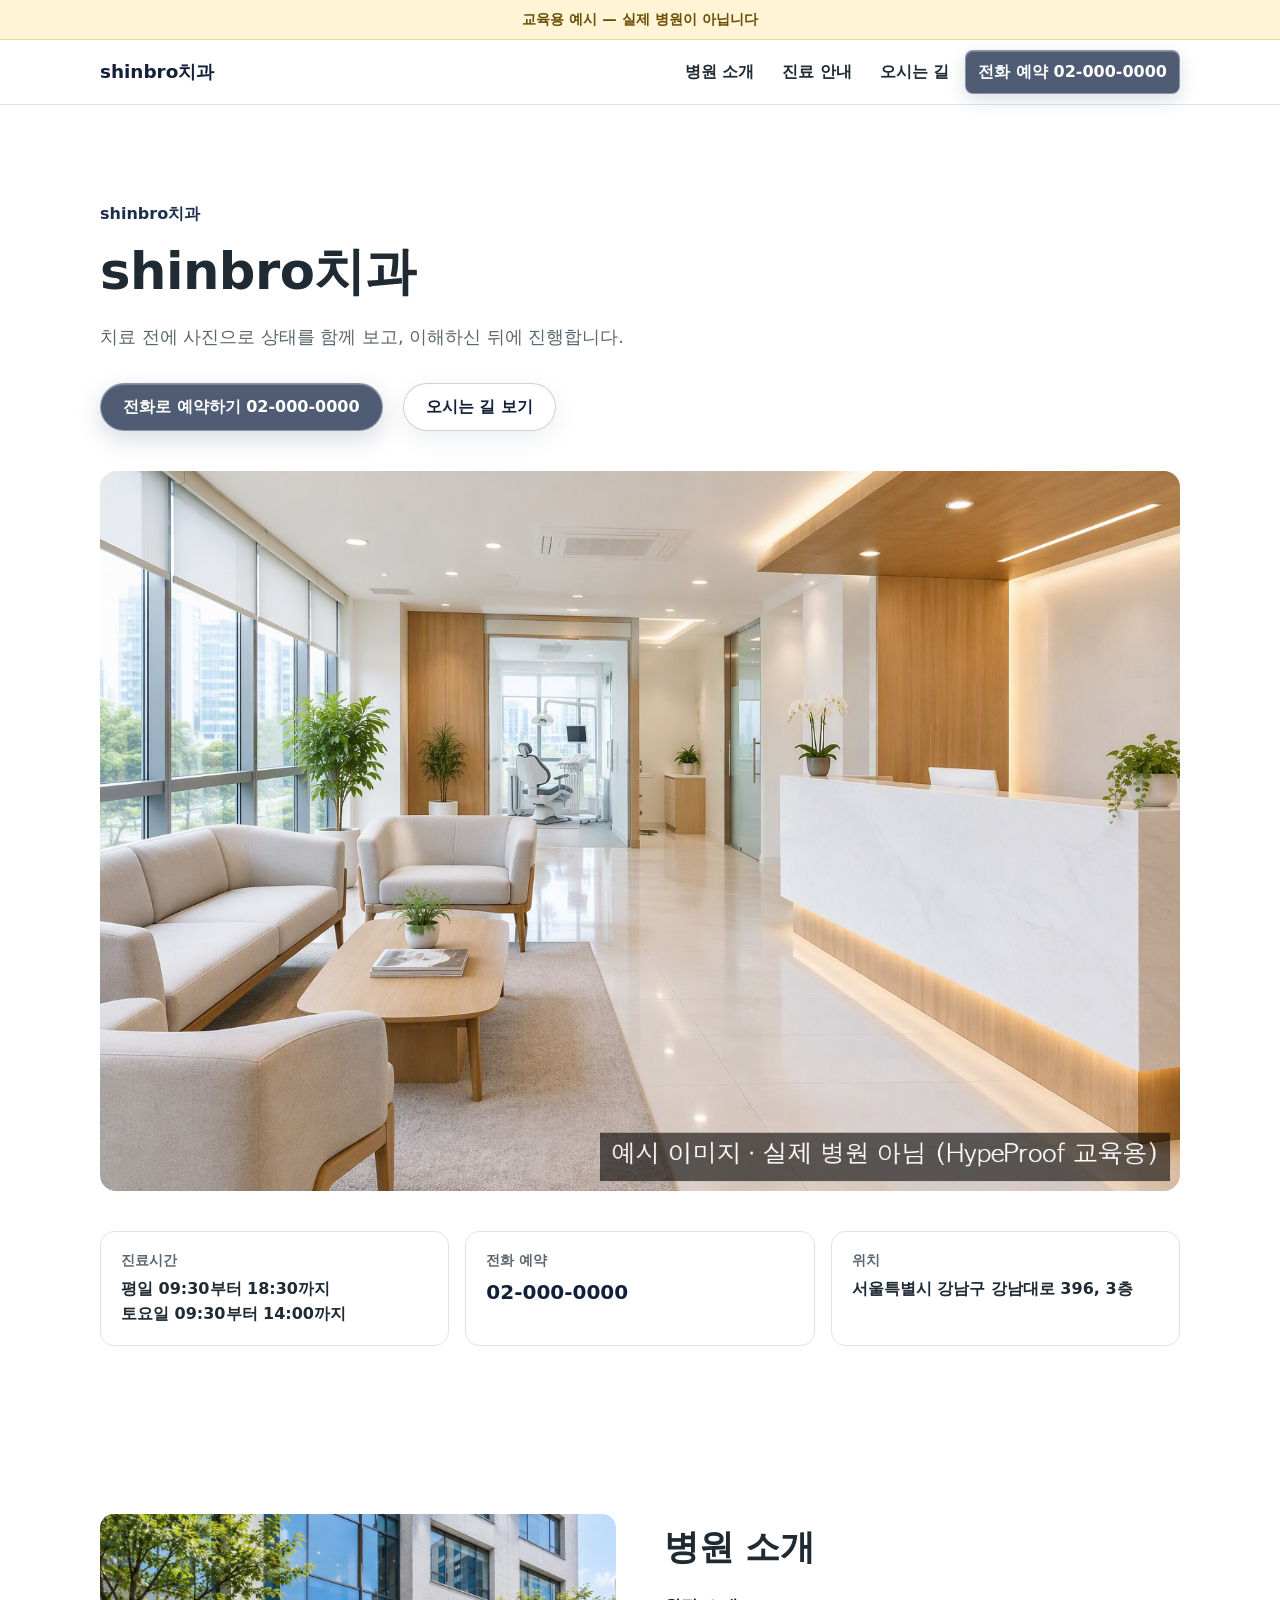
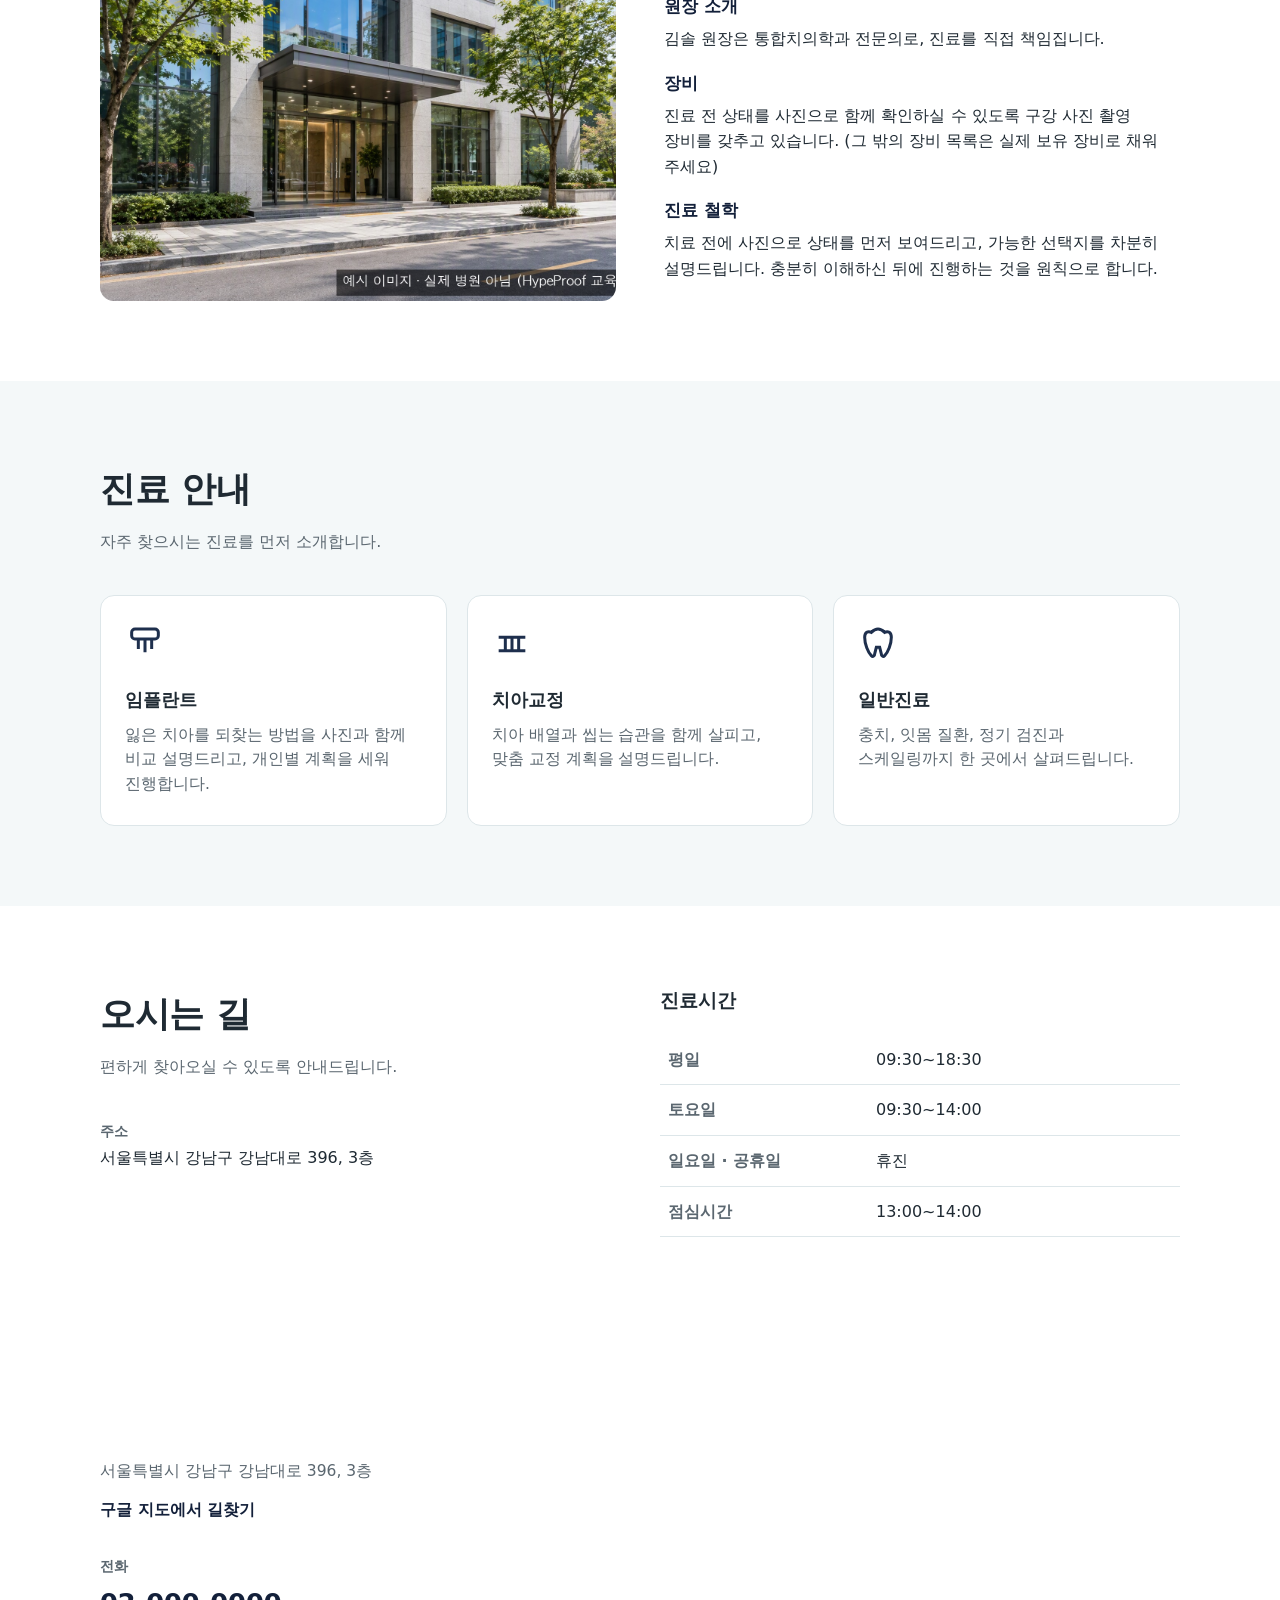
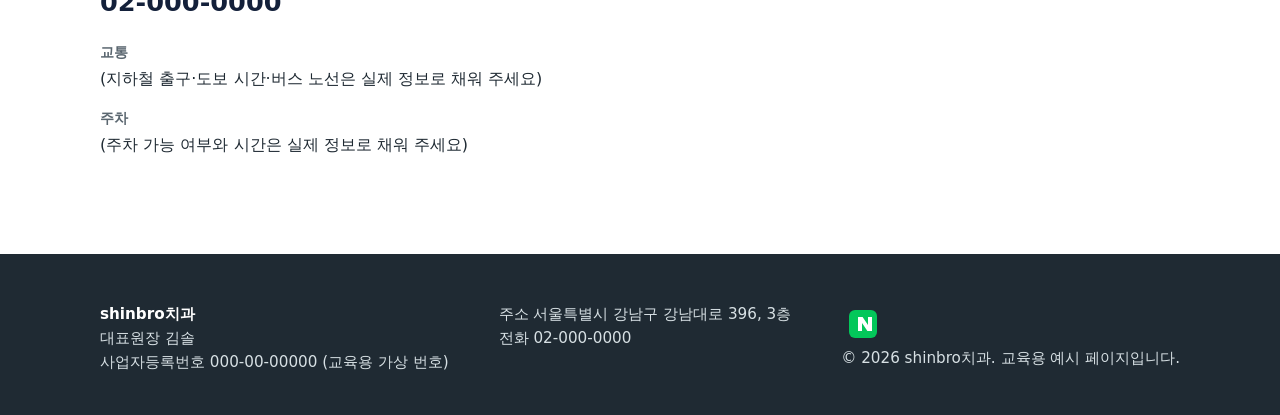
<file: index.html>
<!DOCTYPE html>
<html lang="ko">
<head>
<meta charset="UTF-8">
<meta name="viewport" content="width=device-width, initial-scale=1.0">
<title>shinbro치과 | 진료 안내 · 오시는 길</title>
<meta name="description" content="shinbro치과 - 진료 안내, 병원 소개, 오시는 길">
<style>
  :root {
    --ink: #1f2a33;
    --ink-soft: #5b6770;
    --surface: #ffffff;
    --surface-alt: #f4f8f9;
    --accent: #1e2f4d;
    --accent-deep: #13203a;
    --line: #dde6e9;
    --radius: 14px;
  }

  * { box-sizing: border-box; }
  html { scroll-behavior: smooth; }
  body {
    margin: 0;
    font-family: "Apple SD Gothic Neo", "Malgun Gothic", "Noto Sans KR", system-ui, sans-serif;
    font-size: 16px;
    line-height: 1.6;
    color: var(--ink);
    background: var(--surface);
    word-break: keep-all;
    overflow-wrap: break-word;
  }
  img { max-width: 100%; display: block; }
  a { color: var(--accent-deep); }

  :focus-visible { outline: 3px solid var(--accent); outline-offset: 3px; }

  .wrap { width: min(1080px, 92%); margin: 0 auto; }

  /* 맨 위 메뉴 줄 */
  .topbar {
    position: sticky; top: 0; z-index: 10;
    background: rgba(255,255,255,0.96);
    backdrop-filter: blur(6px);
    border-bottom: 1px solid var(--line);
  }
  .topbar .wrap {
    display: flex; align-items: center; justify-content: space-between;
    min-height: 64px; gap: 16px;
  }
  .brand { font-weight: 800; font-size: 1.15rem; color: var(--accent-deep); text-decoration: none; }
  .menu { display: flex; gap: 4px; flex-wrap: wrap; }
  .menu a {
    display: inline-flex; align-items: center; min-height: 44px; padding: 0 12px;
    color: var(--ink); text-decoration: none; font-weight: 600; border-radius: 8px;
    transition: background 200ms ease;
  }
  .menu a:hover { background: var(--surface-alt); }
  .menu .tel-btn {
    background: rgba(30, 47, 77, 0.78); color: #fff;
    border: 1px solid rgba(255, 255, 255, 0.35);
    backdrop-filter: blur(10px); -webkit-backdrop-filter: blur(10px);
    box-shadow: 0 6px 18px rgba(30, 47, 77, 0.16), inset 0 1px 0 rgba(255, 255, 255, 0.25);
  }
  .menu .tel-btn:hover { background: rgba(30, 47, 77, 0.9); }

  /* 첫 화면 */
  .demo-band {
    background: #fff4d6; color: #6b4e00; text-align: center;
    font-size: 0.9rem; font-weight: 700; padding: 8px 12px;
    border-bottom: 1px solid #f0d98a;
  }
  .hero {
    background: var(--surface);
    padding: 96px 0 88px;
  }
  .hero .eyebrow { color: var(--accent); font-weight: 700; margin: 0 0 12px; }
  .hero h1 {
    font-size: clamp(2rem, 5vw, 3.2rem);
    line-height: 1.25; margin: 0 0 20px; letter-spacing: -0.01em;
  }
  .hero p.lead { font-size: 1.1rem; color: var(--ink-soft); max-width: 36em; margin: 0 0 32px; }
  .hero-photo {
    display: block; width: 100%; height: auto; aspect-ratio: 3 / 2; object-fit: cover;
    border-radius: 16px; margin: 40px 0 0;
  }
  .btn {
    display: inline-flex; align-items: center; justify-content: center;
    min-height: 48px; min-width: 44px; padding: 0 22px;
    border-radius: 999px; font-weight: 700; text-decoration: none;
    transition: background 200ms ease, transform 200ms ease;
  }
  .btn-primary {
    background: rgba(30, 47, 77, 0.78); color: #fff;
    border: 1px solid rgba(255, 255, 255, 0.35);
    backdrop-filter: blur(10px); -webkit-backdrop-filter: blur(10px);
    box-shadow: 0 8px 24px rgba(30, 47, 77, 0.18), inset 0 1px 0 rgba(255, 255, 255, 0.25);
  }
  .btn-primary:hover { background: rgba(30, 47, 77, 0.9); }
  .btn-ghost {
    border: 1px solid rgba(30, 47, 77, 0.22); color: var(--accent-deep);
    background: rgba(255, 255, 255, 0.55); margin-left: 10px;
    backdrop-filter: blur(10px); -webkit-backdrop-filter: blur(10px);
    box-shadow: 0 8px 24px rgba(30, 47, 77, 0.08);
  }
  .btn-ghost:hover { background: rgba(255, 255, 255, 0.75); }
  .btns { display: flex; flex-wrap: wrap; gap: 10px; }

  .intro-sub { font-size: 1.05rem; margin: 18px 0 6px; color: var(--accent-deep); }

  /* 첫 화면 정보 띠 */
  .quick {
    display: grid; grid-template-columns: repeat(3, 1fr); gap: 16px;
    margin: 40px 0 0; padding: 0;
  }
  .quick > div {
    background: var(--surface); border: 1px solid var(--line);
    border-radius: var(--radius); padding: 18px 20px;
  }
  .quick dt { font-size: 0.85rem; font-weight: 700; color: var(--ink-soft); margin-bottom: 4px; }
  .quick dd { margin: 0; font-weight: 600; }
  .quick .tel-big { font-size: 1.25rem; min-height: 0; }

  /* 덩어리 공통 */
  section.block { padding: 80px 0; }
  section.alt { background: var(--surface-alt); }
  h2 { font-size: clamp(1.6rem, 3.5vw, 2.2rem); margin: 0 0 12px; letter-spacing: -0.01em; }
  .sub { color: var(--ink-soft); margin: 0 0 40px; }

  /* 병원 소개 */
  .intro-grid { display: grid; grid-template-columns: 1fr 1fr; gap: 48px; align-items: center; }
  .photo-placeholder {
    aspect-ratio: 4 / 3; border-radius: var(--radius);
    background: #d9e2e5; color: var(--ink-soft);
    display: flex; align-items: center; justify-content: center;
    font-weight: 600;
  }
  .intro-photo {
    width: 100%; height: auto; aspect-ratio: 4 / 3; object-fit: cover;
    border-radius: var(--radius); display: block;
  }
  .intro-text p { margin: 0 0 14px; }
  .points { list-style: none; padding: 0; margin: 20px 0 0; display: grid; gap: 12px; }
  .points li {
    display: flex; gap: 10px; align-items: flex-start;
  }
  .points svg { flex: 0 0 22px; color: var(--accent); margin-top: 3px; }

  /* 진료 안내 */
  .cards { display: grid; grid-template-columns: repeat(3, 1fr); gap: 20px; }
  .card {
    background: var(--surface); border: 1px solid var(--line);
    border-radius: var(--radius); padding: 28px 24px;
    transition: transform 200ms ease, box-shadow 200ms ease;
  }
  .card:hover { border-color: var(--accent); }
  .card .icon { width: 40px; height: 40px; color: var(--accent); margin-bottom: 14px; }
  .card h3 { margin: 0 0 8px; font-size: 1.15rem; }
  .card p { margin: 0; color: var(--ink-soft); font-size: 0.97rem; }

  /* 오시는 길 */
  .visit-grid { display: grid; grid-template-columns: 1fr 1fr; gap: 40px; }
  .hours { width: 100%; border-collapse: collapse; }
  .hours th, .hours td { text-align: left; padding: 12px 8px; border-bottom: 1px solid var(--line); }
  .hours th { width: 40%; font-weight: 600; color: var(--ink-soft); }
  .map { margin: 0 0 24px; }
  .map iframe { width: 100%; height: 260px; border: 0; border-radius: 12px; display: block; }
  .map-address { margin: 12px 0 4px; color: var(--ink-soft); font-size: 0.97rem; }
  .map-link {
    display: inline-flex; align-items: center; min-height: 44px;
    color: var(--accent-deep); font-weight: 600; text-decoration: none;
  }
  .map-link:focus-visible { outline: 3px solid var(--accent); outline-offset: 3px; border-radius: 4px; }
  .info-row { margin: 0 0 16px; }
  .info-row strong { display: block; font-size: 0.9rem; color: var(--ink-soft); margin-bottom: 2px; }
  .tel-big {
    font-size: 1.6rem; font-weight: 800; color: var(--accent-deep);
    text-decoration: none; display: inline-flex; align-items: center; min-height: 44px;
  }

  /* 맨 아래 정보 */
  footer { background: var(--ink); color: #d7e0e4; padding: 48px 0 40px; font-size: 0.95rem; }
  footer .wrap { display: flex; flex-wrap: wrap; justify-content: space-between; gap: 24px; }
  footer strong { color: #fff; }
  footer a { color: #fff; }
  footer a.blog-icon { display: inline-flex; align-items: center; justify-content: center; min-width: 44px; min-height: 44px; border-radius: 8px; transition: opacity 0.2s; cursor: pointer; }
  footer a.blog-icon:hover { opacity: 0.85; }
  footer a.blog-icon:focus-visible { outline: 3px solid #fff; outline-offset: 3px; }
  @media (prefers-reduced-motion: reduce) { footer a.blog-icon { transition: none; } }

  /* 반응형 */
  @media (max-width: 860px) {
    .intro-grid, .visit-grid { grid-template-columns: 1fr; gap: 32px; }
    .cards { grid-template-columns: 1fr; }
    .quick { grid-template-columns: 1fr; }
    .hero { padding: 64px 0 56px; }
    section.block { padding: 56px 0; }
    .menu a { padding: 0 8px; }
  }
  @media (max-width: 520px) {
    .topbar .wrap { flex-direction: column; align-items: flex-start; padding: 10px 0; }
    .btn-ghost { margin-left: 0; margin-top: 8px; }
  }

  /* 모션 감소 설정 존중 */
  @media (prefers-reduced-motion: reduce) {
    * { transition: none !important; scroll-behavior: auto !important; }
  }
</style>
</head>
<body>

<!-- 교육용 예시 띠 -->
<div class="demo-band" role="note">교육용 예시 — 실제 병원이 아닙니다</div>

<!-- 맨 위 메뉴 줄 -->
<header class="topbar">
  <div class="wrap">
    <a class="brand" href="#top">shinbro치과</a>
    <nav class="menu" aria-label="주요 메뉴">
      <a href="#about">병원 소개</a>
      <a href="#treatment">진료 안내</a>
      <a href="#visit">오시는 길</a>
      <a class="tel-btn" data-phone>전화 예약 02-000-0000</a>
    </nav>
  </div>
</header>

<main id="top">

  <!-- 첫 화면 -->
  <section class="hero">
    <div class="wrap">
      <p class="eyebrow">shinbro치과</p>
      <h1>shinbro치과</h1>
      <p class="lead">
        치료 전에 사진으로 상태를 함께 보고, 이해하신 뒤에 진행합니다.
      </p>
      <div class="btns">
        <a class="btn btn-primary" data-phone>전화로 예약하기 02-000-0000</a>
        <a class="btn btn-ghost" href="#visit">오시는 길 보기</a>
      </div>

      <img class="hero-photo" src="images/clinic-interior.jpg" alt="shinbro치과 진료실 내부">

      <!-- 첫 화면 정보 띠: 진료시간 · 전화 · 위치 -->
      <dl class="quick">
        <div>
          <dt>진료시간</dt>
          <!-- 여기고치기: 진료시간 -->
          <dd>평일 09:30부터 18:30까지<br>토요일 09:30부터 14:00까지</dd>
        </div>
        <div>
          <dt>전화 예약</dt>
          <dd><a class="tel-big" data-phone>02-000-0000</a></dd>
        </div>
        <div>
          <dt>위치</dt>
          <dd>서울특별시 강남구 강남대로 396, 3층</dd>
        </div>
      </dl>
    </div>
  </section>

  <!-- 병원 소개 -->
  <section id="about" class="block">
    <div class="wrap intro-grid">
      <img class="intro-photo" src="images/clinic-exterior.jpg" alt="shinbro치과 건물 외관" loading="lazy">
      <div class="intro-text">
        <h2>병원 소개</h2>

        <h3 class="intro-sub">원장 소개</h3>
        <p>김솔 원장은 통합치의학과 전문의로, 진료를 직접 책임집니다.</p>

        <h3 class="intro-sub">장비</h3>
        <p>진료 전 상태를 사진으로 함께 확인하실 수 있도록 구강 사진 촬영 장비를 갖추고 있습니다. (그 밖의 장비 목록은 실제 보유 장비로 채워 주세요)</p>

        <h3 class="intro-sub">진료 철학</h3>
        <p>치료 전에 사진으로 상태를 먼저 보여드리고, 가능한 선택지를 차분히 설명드립니다.
          충분히 이해하신 뒤에 진행하는 것을 원칙으로 합니다.</p>
      </div>
    </div>
  </section>

  <!-- 진료 안내 -->
  <section id="treatment" class="block alt">
    <div class="wrap">
      <h2>진료 안내</h2>
      <p class="sub">자주 찾으시는 진료를 먼저 소개합니다.</p>
      <div class="cards">

        <!-- 여기고치기: 진료 안내(임플란트) -->
        <article class="card">
          <svg class="icon" viewBox="0 0 24 24" fill="none" stroke="currentColor" stroke-width="1.8" aria-hidden="true"><rect x="4" y="3" width="16" height="6" rx="2"/><path d="M8 9v6M12 9v8M16 9v6"/></svg>
          <h3>임플란트</h3>
          <p>잃은 치아를 되찾는 방법을 사진과 함께 비교 설명드리고, 개인별 계획을 세워 진행합니다.</p>
        </article>

        <!-- 여기고치기: 진료 안내(치아교정) -->
        <article class="card">
          <svg class="icon" viewBox="0 0 24 24" fill="none" stroke="currentColor" stroke-width="1.8" aria-hidden="true"><path d="M4 8h16M4 16h16"/><path d="M8 8v8M12 8v8M16 8v8"/></svg>
          <h3>치아교정</h3>
          <p>치아 배열과 씹는 습관을 함께 살피고, 맞춤 교정 계획을 설명드립니다.</p>
        </article>

        <!-- 여기고치기: 진료 안내(일반진료) -->
        <article class="card">
          <svg class="icon" viewBox="0 0 24 24" fill="none" stroke="currentColor" stroke-width="1.8" aria-hidden="true"><path d="M12 3c-2 0-3 1-4 2-2-1-4 0-4 3 0 4 2 9 4 11 1 1 2 0 2-1l1-4h2l1 4c0 1 1 2 2 1 2-2 4-7 4-11 0-3-2-4-4-3-1-1-2-2-4-2z"/></svg>
          <h3>일반진료</h3>
          <p>충치, 잇몸 질환, 정기 검진과 스케일링까지 한 곳에서 살펴드립니다.</p>
        </article>

      </div>
    </div>
  </section>

  <!-- 오시는 길 -->
  <section id="visit" class="block">
    <div class="wrap visit-grid">
      <div>
        <h2>오시는 길</h2>
        <p class="sub">편하게 찾아오실 수 있도록 안내드립니다.</p>

        <div class="info-row">
          <strong>주소</strong>
          <span>서울특별시 강남구 강남대로 396, 3층</span>
        </div>

        <div class="map">
          <iframe
            src="https://maps.google.com/maps?q=%EC%84%9C%EC%9A%B8%ED%8A%B9%EB%B3%84%EC%8B%9C%20%EA%B0%95%EB%82%A8%EA%B5%AC%20%EA%B0%95%EB%82%A8%EB%8C%80%EB%A1%9C%20396&output=embed"
            title="shinbro치과 위치 지도"
            loading="lazy"
            referrerpolicy="no-referrer-when-downgrade"></iframe>
          <p class="map-address">서울특별시 강남구 강남대로 396, 3층</p>
          <a class="map-link" href="https://www.google.com/maps/search/?api=1&query=%EC%84%9C%EC%9A%B8%ED%8A%B9%EB%B3%84%EC%8B%9C%20%EA%B0%95%EB%82%A8%EA%B5%AC%20%EA%B0%95%EB%82%A8%EB%8C%80%EB%A1%9C%20396" target="_blank" rel="noopener">구글 지도에서 길찾기</a>
        </div>

        <div class="info-row">
          <strong>전화</strong>
          <!-- 여기고치기: 전화 -->
          <a class="tel-big" data-phone>02-000-0000</a>
        </div>

        <div class="info-row">
          <strong>교통</strong>
          <span>(지하철 출구·도보 시간·버스 노선은 실제 정보로 채워 주세요)</span>
        </div>

        <div class="info-row">
          <strong>주차</strong>
          <span>(주차 가능 여부와 시간은 실제 정보로 채워 주세요)</span>
        </div>
      </div>

      <div>
        <h3 style="margin-top:0;">진료시간</h3>
        <!-- 여기고치기: 진료시간 -->
        <table class="hours">
          <tr><th>평일</th><td>09:30~18:30</td></tr>
          <tr><th>토요일</th><td>09:30~14:00</td></tr>
          <tr><th>일요일 · 공휴일</th><td>휴진</td></tr>
          <tr><th>점심시간</th><td>13:00~14:00</td></tr>
        </table>
      </div>
    </div>
  </section>

</main>

<!-- 맨 아래 정보 -->
<footer>
  <div class="wrap">
    <div>
      <strong>shinbro치과</strong><br>
      대표원장 김솔<br>
      사업자등록번호 000-00-00000 (교육용 가상 번호)
    </div>
    <div>
      주소 서울특별시 강남구 강남대로 396, 3층<br>
      전화 02-000-0000
    </div>
    <div>
      <a class="blog-icon" href="https://blog.naver.com/hps-e2e-example" target="_blank" rel="noopener" aria-label="네이버 블로그 바로가기" title="네이버 블로그">
        <svg width="28" height="28" viewBox="0 0 28 28" aria-hidden="true" focusable="false">
          <rect width="28" height="28" rx="6" fill="#03C75A"/>
          <path d="M9 7h4.6l5.4 8.1V7H23v14h-4.6l-5.4-8.1V21H9z" fill="#fff"/>
        </svg>
      </a><br>
      © 2026 shinbro치과. 교육용 예시 페이지입니다.
    </div>
  </div>
</footer>

<!-- 화면의 전화번호만 고치면 누를 때 거는 번호도 같이 바뀝니다 -->
<script>document.querySelectorAll("a[data-phone]").forEach(a => a.href = "tel:" + a.textContent.replace(/[^0-9]/g, ""));</script>

</body>
</html>
</file>
